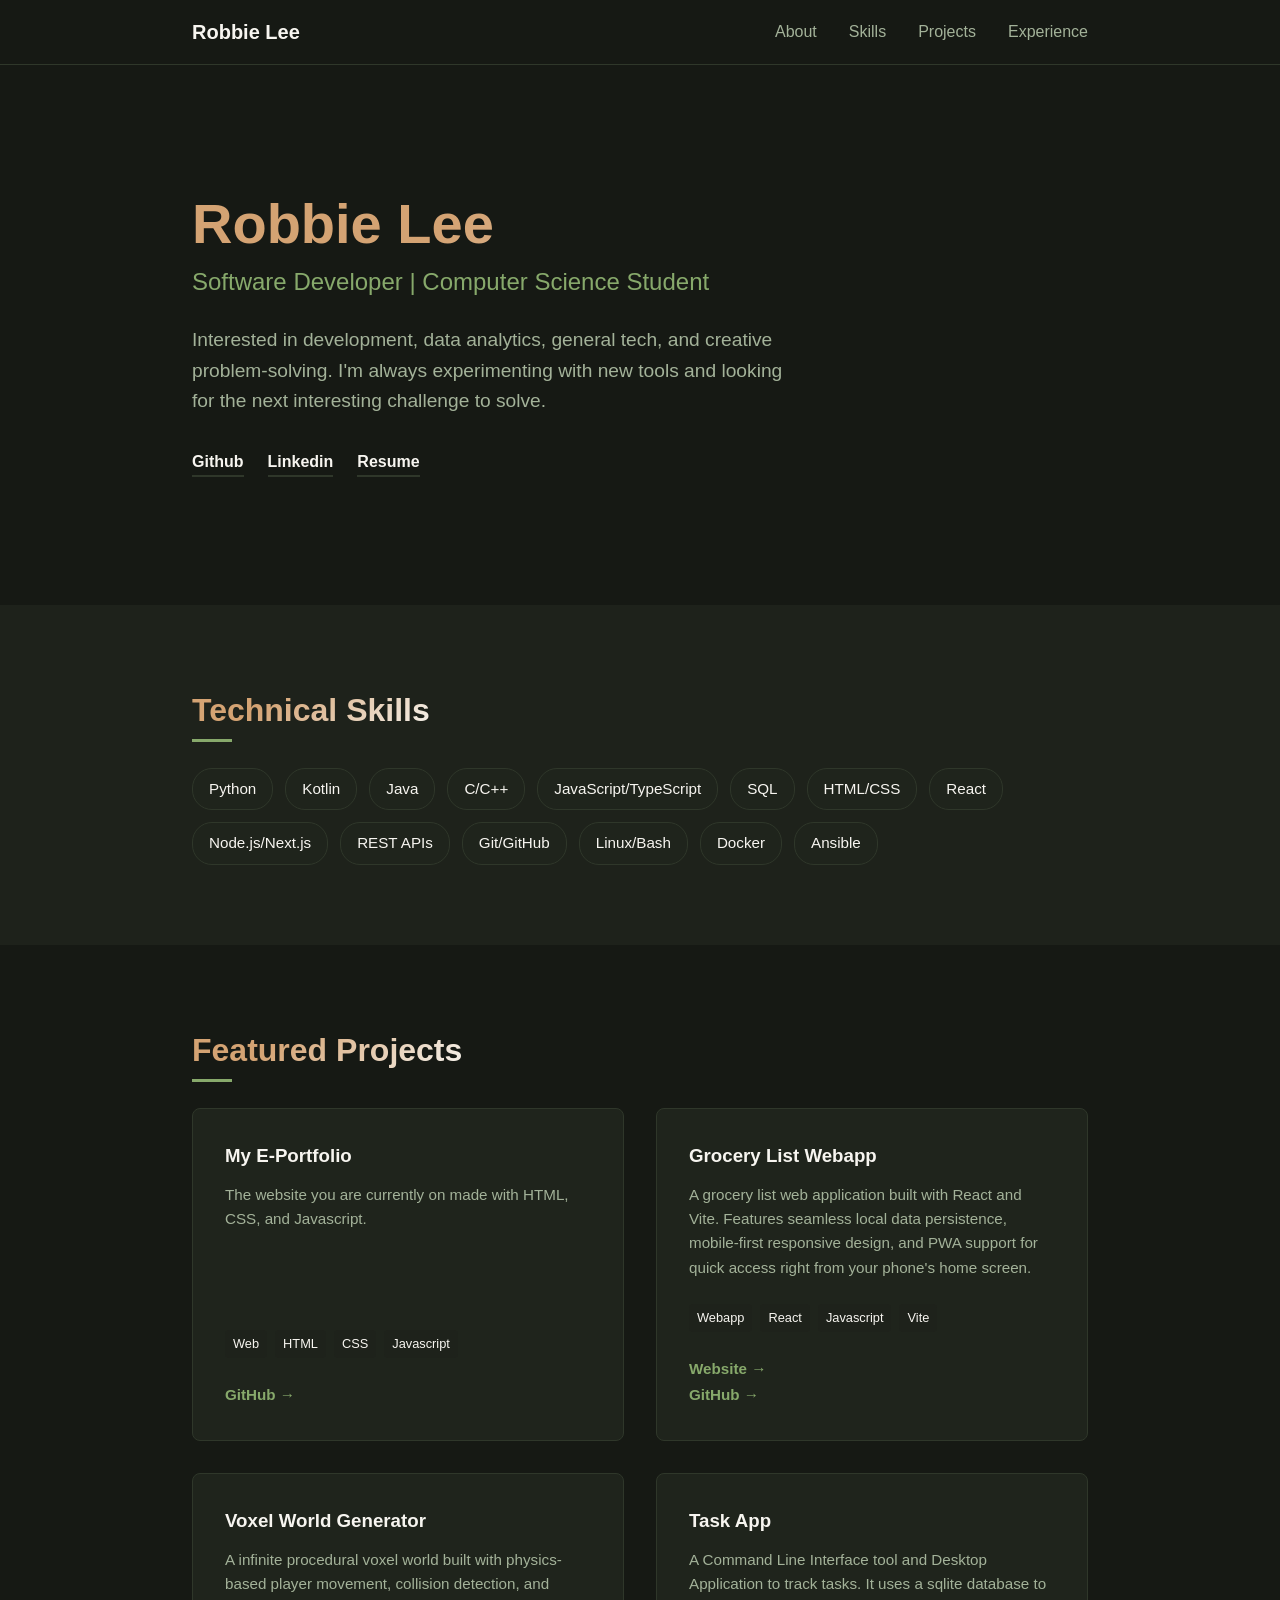
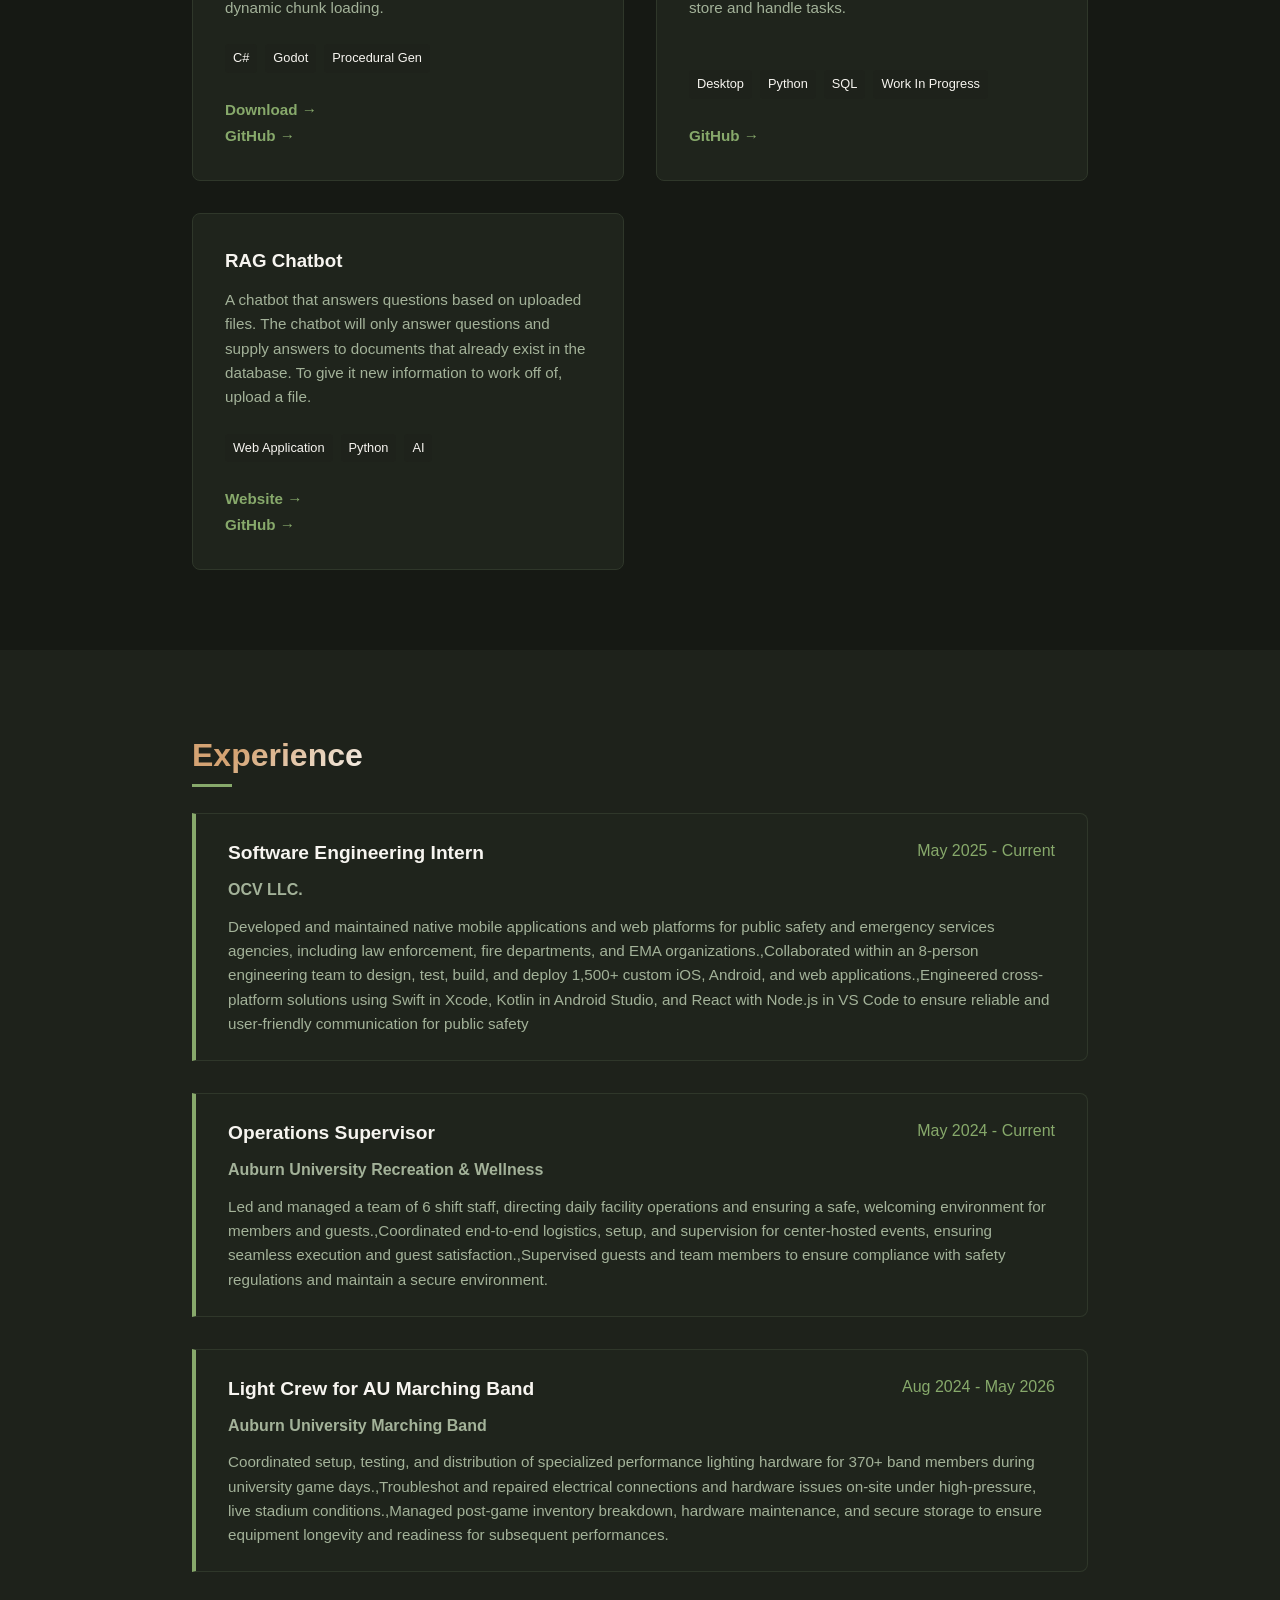
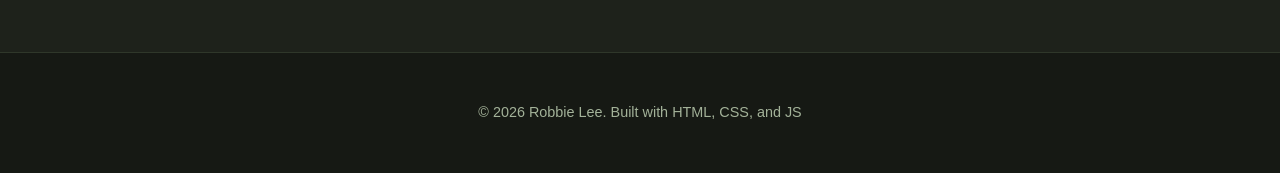
<file: index.html>
<!DOCTYPE html>
<html lang="en">
<head>
  <meta charset="UTF-8">
  <meta name="viewport" content="width=device-width, initial-scale=1.0">
  <title>Portfolio</title>
  <link rel="stylesheet" href="global.css">
</head>
<body>

  <nav class="navbar">
    <div class="nav-container">
      <a href="#" id="nav-brand" class="brand">Portfolio</a>
      <ul class="nav-links">
        <li><a href="#about">About</a></li>
        <li><a href="#skills">Skills</a></li>
        <li><a href="#projects">Projects</a></li>
        <li><a href="#experience">Experience</a></li>
      </ul>
    </div>
  </nav>

  <header id="about" class="hero section">
    <div class="container">
      <h1 id="hero-name">Loading...</h1>
      <p id="hero-title" class="subtitle"></p>
      <p id="hero-bio" class="bio"></p>
      <div id="hero-socials" class="social-links"></div>
    </div>
  </header>

  <section id="skills" class="section alt-bg">
    <div class="container">
      <h2>Technical Skills</h2>
      <div id="skills-grid" class="skills-grid"></div>
    </div>
  </section>

  <section id="projects" class="section">
    <div class="container">
      <h2>Featured Projects</h2>
      <div id="projects-grid" class="projects-grid"></div>
    </div>
  </section>

  <section id="experience" class="section alt-bg">
    <div class="container">
      <h2>Experience</h2>
      <div id="experience-timeline" class="timeline"></div>
    </div>
  </section>

  <footer>
    <div class="container text-center">
      <p>&copy; <span id="footer-year"></span> <span id="footer-name"></span>. Built with HTML, CSS, and JS</p>
    </div>
  </footer>

  <script src="app.js"></script>
</body>
</html>
</file>
<file: global.css>
/* Warm Palette Variables */
:root {
/* Richer, deeper canvas with a hint of forest undertone */
  --bg-primary: #161914;       /* Midnight forest (very dark green-black) */
  --bg-secondary: #1e221b;     /* Dark moss/timber for containers */
  
  /* Text Layers - Pushed to higher contrast for readability */
  --text-main: #f7f5f0;        /* Pure cream latte */
  --text-muted: #a3b299;       /* Soft sage green-grey (highly legible) */
  
  /* High-energy accents to break the blandness */
  --accent: #87a96b;           /* Matcha / Sprout Green (Glows against dark) */
  --accent-hover: #b2d3a8;     /* Bright mint for hover feedback */
  --accent-warm: #d4a373;      /* Caramel/Light wood for secondary accents */
  
  --card-bg: #1f241c;          /* Slightly lighter than bg-primary to pop out */
  --border-color: #2f372a;     /* Defined forest-wood border */
}

* {
  box-sizing: border-box;
  margin: 0;
  padding: 0;
}

html {
  scroll-behavior: smooth;
}

body {
  font-family: -apple-system, BlinkMacSystemFont, "Segoe UI", Roboto, Helvetica, Arial, sans-serif;
  background-color: var(--bg-primary);
  color: var(--text-main);
  line-height: 1.6;
}

h1, h2 {
  background: linear-gradient(135deg, var(--accent-warm) 30%, var(--text-main) 100%);
  background-clip: text;
  -webkit-background-clip: text;
  -webkit-text-fill-color: transparent;
  font-weight: 800;
}

.container {
  max-width: 960px;
  margin: 0 auto;
  padding: 0 2rem;
}

.section {
  padding: 5rem 0;
}

.alt-bg {
  background-color: var(--bg-secondary);
}

h2 {
  font-size: 2rem;
  margin-bottom: 2rem;
  position: relative;
  display: inline-block;
}

h2::after {
  content: '';
  position: absolute;
  left: 0;
  bottom: -6px;
  width: 40px;
  height: 3px;
  background-color: var(--accent);
}

/* Navbar */
.navbar {
  position: sticky;
  top: 0;
  background-color: var(--bg-primary);
  backdrop-filter: blur(5px);
  border-bottom: 1px solid var(--border-color);
  z-index: 100;
}

.nav-container {
  display: flex;
  justify-content: space-between;
  align-items: center;
  max-width: 960px;
  margin: 0 auto;
  padding: 1rem 2rem;
}

.brand {
  font-weight: 700;
  font-size: 1.25rem;
  color: var(--text-main);
  text-decoration: none;
}

.nav-links {
  display: flex;
  list-style: none;
  gap: 2rem;
}

.nav-links a {
  text-decoration: none;
  color: var(--text-muted);
  font-weight: 500;
  transition: color 0.2s;
}

.nav-links a:hover {
  color: var(--accent);
}

/* Hero Section */
.hero {
  padding: 8rem 0;
}

#hero-name {
  font-size: 3.5rem;
  line-height: 1.1;
  margin-bottom: 0.5rem;
}

.subtitle {
  font-size: 1.5rem;
  color: var(--accent);
  font-weight: 500;
  margin-bottom: 1.5rem;
}

.bio {
  font-size: 1.2rem;
  color: var(--text-muted);
  max-width: 600px;
  margin-bottom: 2rem;
}

.social-links a {
  display: inline-block;
  margin-right: 1.5rem;
  color: var(--text-main);
  text-decoration: none;
  font-weight: 600;
  border-bottom: 2px solid var(--border-color);
  transition: all 0.2s;
}

.social-links a:hover {
  color: var(--accent);
  border-bottom-color: var(--accent);
}

/* Skills */
.skills-grid {
  display: flex;
  flex-wrap: wrap;
  gap: 0.75rem;
}

.skill-badge {
  background-color: var(--card-bg);
  border: 1px solid var(--border-color);
  padding: 0.5rem 1rem;
  border-radius: 20px;
  font-size: 0.95rem;
  font-weight: 500;
}

/* Projects */
.projects-grid {
  display: grid;
  grid-template-columns: repeat(auto-fit, minmax(280px, 1fr));
  gap: 2rem;
}

.project-card {
  background-color: var(--card-bg);
  border: 1px solid var(--border-color);
  padding: 2rem;
  border-radius: 8px;
  display: flex;
  flex-direction: column;
  justify-content: space-between;
  transition: transform 0.2s, box-shadow 0.2s;
}

.project-card:hover {
  transform: translateY(-4px);
  box-shadow: 0 10px 20px rgba(85, 107, 47, 0.15)
}

.project-card h3 {
  margin-bottom: 0.75rem;
}

.project-card p {
  color: var(--text-muted);
  font-size: 0.95rem;
  margin-bottom: 1.5rem;
}

.project-tags {
  display: flex;
  flex-wrap: wrap;
  gap: 0.5rem;
  margin-bottom: 1.5rem;
}

.project-tags span {
  font-size: 0.8rem;
  background-color: var(--bg-secondary);
  padding: 0.25rem 0.5rem;
  border-radius: 4px;
  font-weight: 500;
}

.project-link {
  color: var(--accent);
  text-decoration: none;
  font-weight: 600;
  font-size: 0.95rem;
}

.project-link:hover {
  text-decoration: underline;
}

/* Timeline/Experience */
.timeline {
  display: flex;
  flex-direction: column;
  gap: 2rem;
}

.timeline-item {
  background-color: var(--card-bg);
  border-left: 4px solid var(--accent);
  padding: 1.5rem 2rem;
  border-radius: 0 8px 8px 0;
  border-top: 1px solid var(--border-color);
  border-right: 1px solid var(--border-color);
  border-bottom: 1px solid var(--border-color);
}

.timeline-meta {
  display: flex;
  justify-content: space-between;
  flex-wrap: wrap;
  margin-bottom: 0.5rem;
}

.timeline-meta h3 {
  font-size: 1.2rem;
}

.timeline-date {
  color: var(--accent);
  font-weight: 500;
}

.timeline-company {
  font-weight: 600;
  color: var(--text-muted);
  margin-bottom: 0.75rem;
}

/* Footer */
footer {
  padding: 3rem 0;
  border-top: 1px solid var(--border-color);
  color: var(--text-muted);
  font-size: 0.9rem;
}
.text-center { text-align: center; }
</file>
